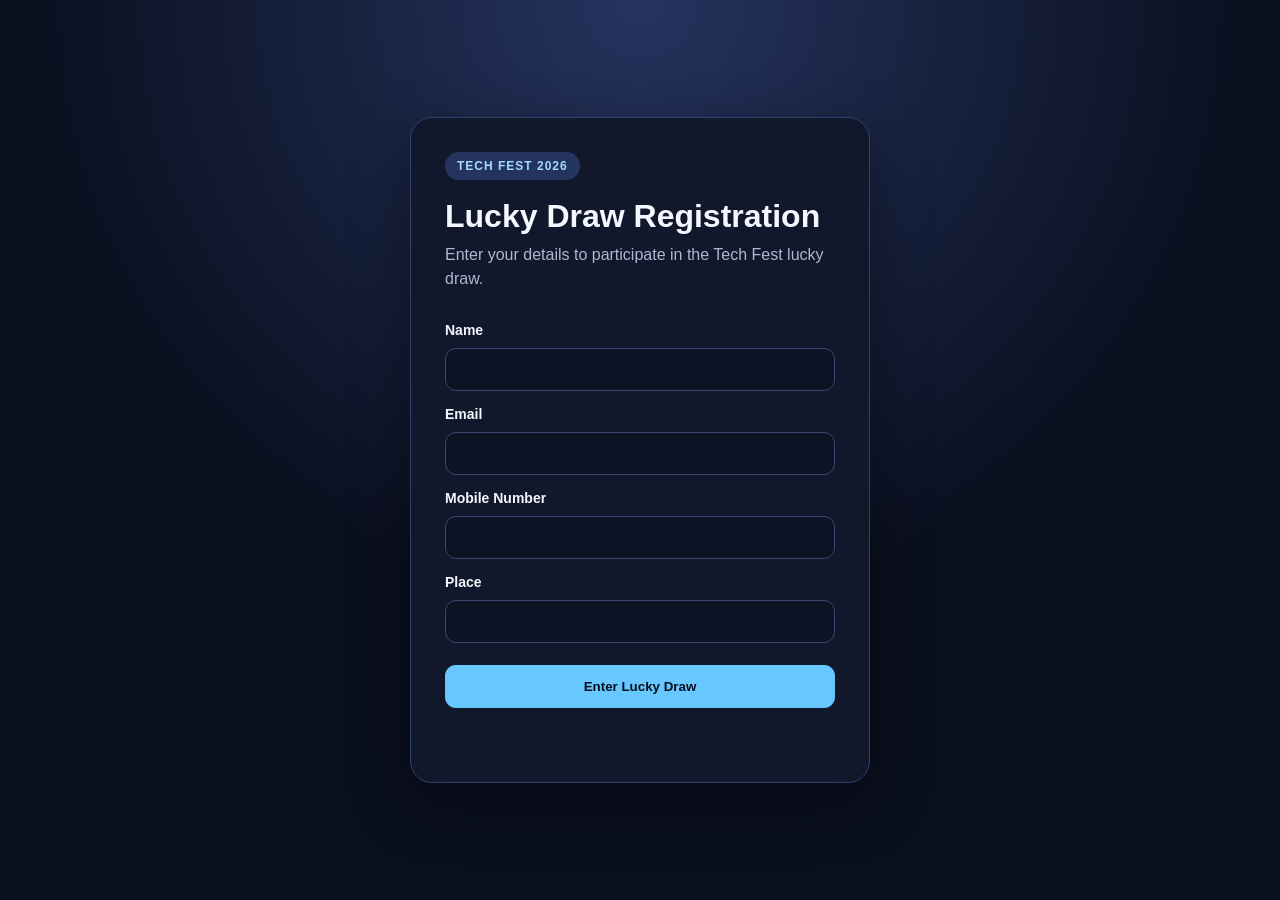
<file: techfest_awareness/index.html>
<!DOCTYPE html>
<html lang="en">
<head>
<meta charset="UTF-8">
<meta name="viewport" content="width=device-width,initial-scale=1.0">
<title>Tech Fest 2026 | Lucky Draw</title>
<link rel="stylesheet" href="style.css">
</head>
<body>
<main class="page"><section class="card">
<div class="badge">TECH FEST 2026</div>
<h1>Lucky Draw Registration</h1>
<p class="subtitle">Enter your details to participate in the Tech Fest lucky draw.</p>
<form id="drawForm">
<label for="name">Name</label><input id="name" maxlength="80" required>
<label for="email">Email</label><input id="email" type="email" maxlength="120" required>
<label for="mobile">Mobile Number</label><input id="mobile" type="tel" maxlength="20" required>
<label for="place">Place</label><input id="place" maxlength="100" required>
<button type="submit">Enter Lucky Draw</button>
</form>
<p id="message" class="message" aria-live="polite"></p>
</section></main>
<script src="script.js"></script>
</body>
</html>
</file>
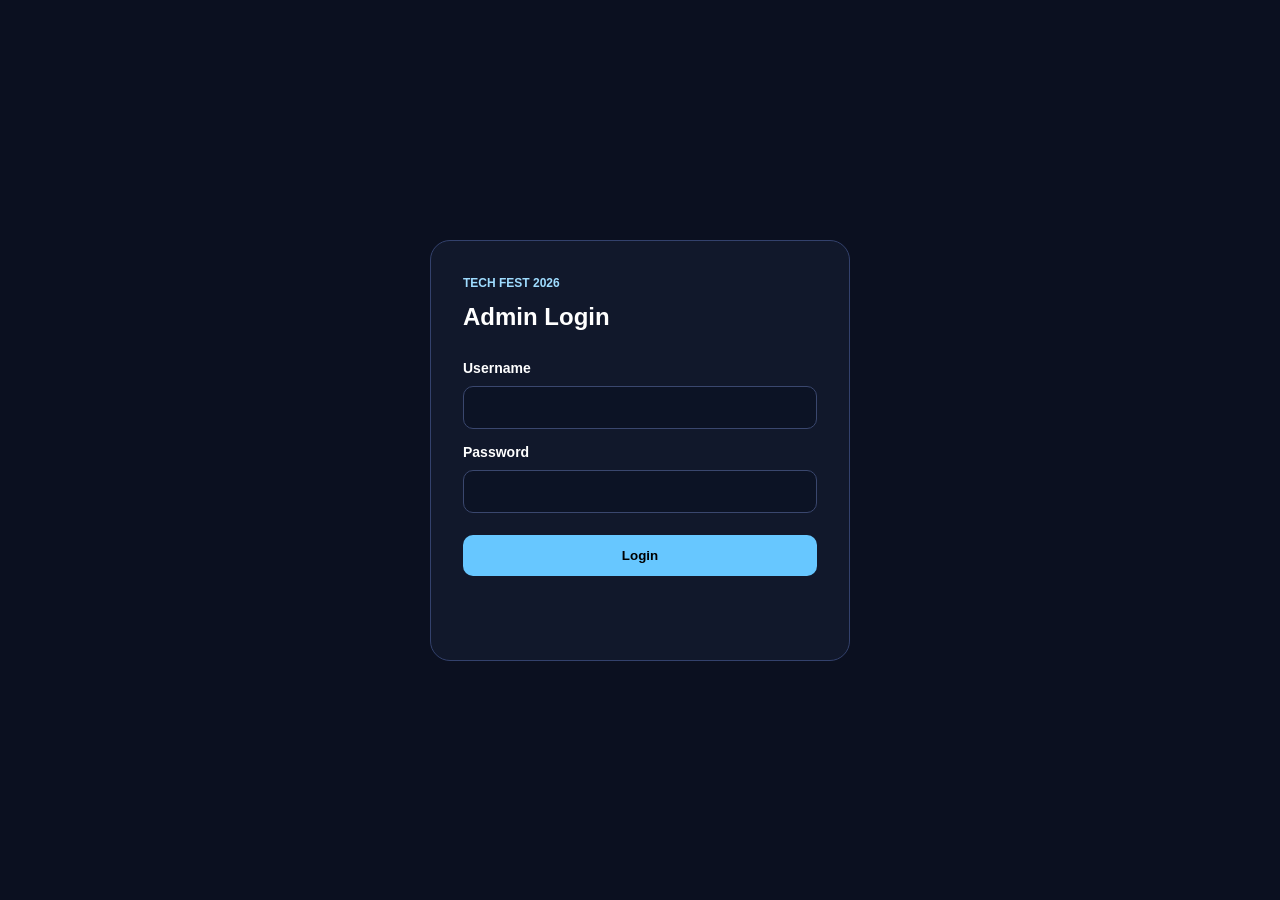
<file: techfest_awareness/admin/index.html>
<!DOCTYPE html>
<html lang="en"><head><meta charset="UTF-8"><meta name="viewport" content="width=device-width,initial-scale=1.0"><title>Tech Fest Admin Login</title><link rel="stylesheet" href="admin.css"></head>
<body><main class="wrap"><section class="card"><span class="badge">TECH FEST 2026</span><h1>Admin Login</h1><form id="loginForm"><label>Username</label><input id="username" required><label>Password</label><input id="password" type="password" required><button>Login</button></form><p id="loginMessage"></p></section></main><script src="admin.js"></script></body></html>
</file>
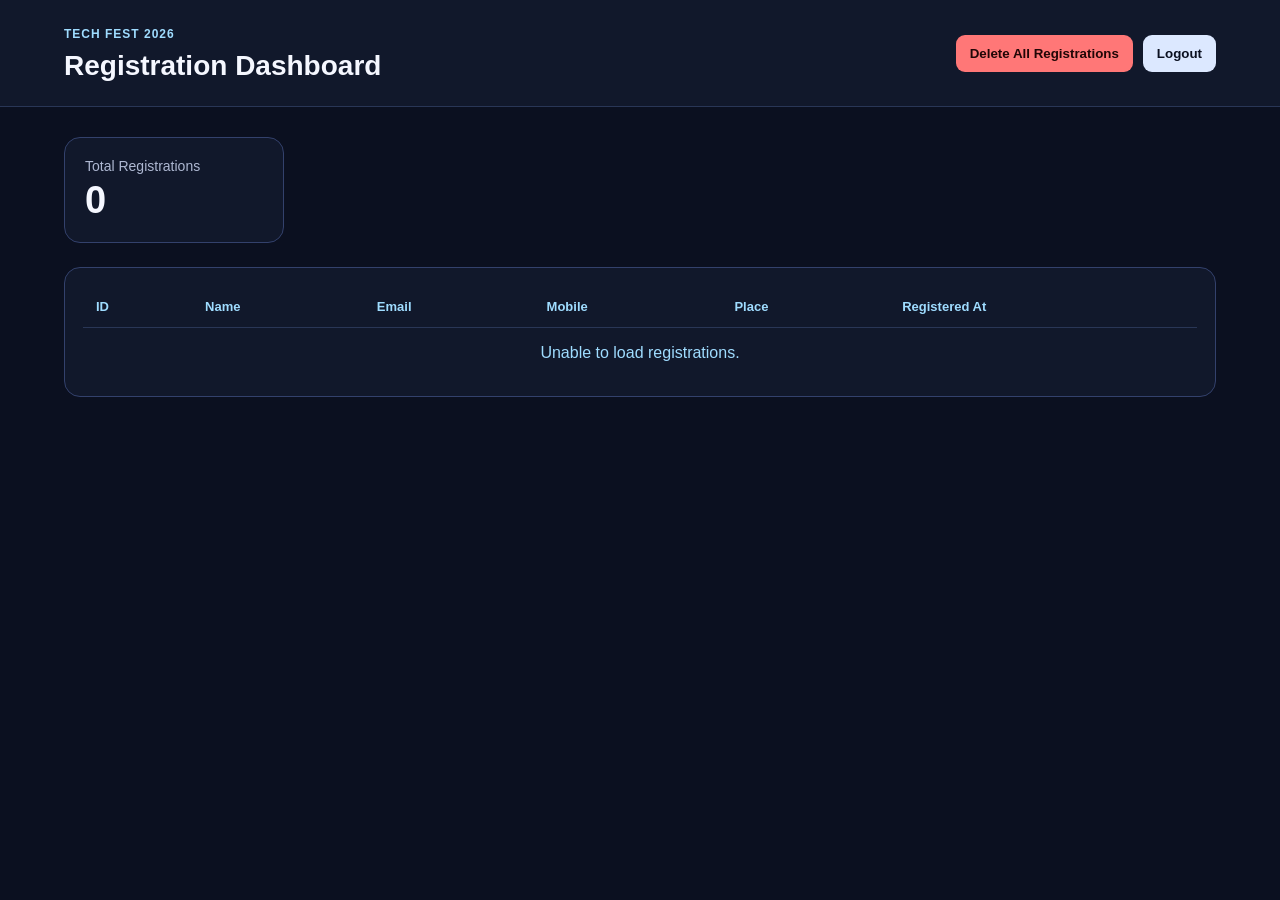
<file: techfest_awareness/admin/dashboard.html>
<!DOCTYPE html>
<html lang="en"><head><meta charset="UTF-8"><meta name="viewport" content="width=device-width,initial-scale=1.0"><title>Tech Fest Admin Dashboard</title><link rel="stylesheet" href="dashboard.css"></head>
<body><header><div><span class="badge">TECH FEST 2026</span><h1>Registration Dashboard</h1></div><div class="actions"><button id="deleteAll">Delete All Registrations</button><button id="logout">Logout</button></div></header><main><section class="stat"><span>Total Registrations</span><strong id="total">0</strong></section><section class="table-card"><div class="table-wrap"><table><thead><tr><th>ID</th><th>Name</th><th>Email</th><th>Mobile</th><th>Place</th><th>Registered At</th></tr></thead><tbody id="userTable"></tbody></table></div><p id="message"></p></section></main><script src="dashboard.js"></script></body></html>
</file>
<file: techfest_awareness/style.css>
* {
  box-sizing: border-box;
}

body {
  margin: 0;
  font-family: Arial, sans-serif;
  background: #0b1020;
  color: #f5f7ff;
}

.page {
  min-height: 100vh;
  display: grid;
  place-items: center;
  padding: 24px;
  background: radial-gradient(circle at top, #25345f, #0b1020 55%);
}

.card {
  width: min(100%, 460px);
  padding: 34px;
  border: 1px solid #33416c;
  border-radius: 22px;
  background: #11182b;
  box-shadow: 0 20px 60px #0006;
}

.badge {
  display: inline-block;
  padding: 7px 12px;
  border-radius: 999px;
  background: #25345f;
  color: #9fdcff;
  font-size: 12px;
  font-weight: 700;
  letter-spacing: 1px;
}

h1 {
  margin: 18px 0 8px;
  font-size: 32px;
}

.subtitle {
  margin: 0 0 26px;
  color: #aeb8d2;
  line-height: 1.5;
}

form {
  display: grid;
  gap: 10px;
}

label {
  font-size: 14px;
  font-weight: 600;
  margin-top: 5px;
}

input {
  width: 100%;
  padding: 13px 14px;
  border: 1px solid #3a476e;
  border-radius: 11px;
  background: #0c1325;
  color: #fff;
  outline: none;
}

input:focus {
  border-color: #78c8ff;
}

button {
  margin-top: 12px;
  padding: 14px;
  border: 0;
  border-radius: 11px;
  background: #67c7ff;
  color: #06101b;
  font-weight: 800;
  cursor: pointer;
}

.message {
  min-height: 22px;
  margin: 18px 0 0;
  text-align: center;
  color: #9fdcff;
}

.message.error {
  color: #ff9f9f;
}
</file>
<file: techfest_awareness/admin/admin.css>
*{box-sizing:border-box}body{margin:0;background:#0b1020;color:#fff;font-family:Arial,sans-serif}.wrap{min-height:100vh;display:grid;place-items:center;padding:24px}.card{width:min(100%,420px);background:#11182b;border:1px solid #33416c;border-radius:20px;padding:32px}.badge{font-size:12px;color:#9fdcff;font-weight:700}h1{margin:12px 0 24px}form{display:grid;gap:10px}label{font-size:14px;font-weight:600;margin-top:5px}input{padding:13px;border:1px solid #3a476e;border-radius:10px;background:#0c1325;color:#fff}button{margin-top:12px;padding:13px;border:0;border-radius:10px;background:#67c7ff;font-weight:800}#loginMessage{min-height:20px;color:#ff9f9f;text-align:center}
</file>
<file: techfest_awareness/admin/dashboard.css>
*{box-sizing:border-box}body{margin:0;background:#0b1020;color:#f5f7ff;font-family:Arial,sans-serif}header{padding:24px 5%;display:flex;justify-content:space-between;gap:20px;align-items:center;border-bottom:1px solid #293656;background:#11182b}.badge{font-size:12px;color:#9fdcff;font-weight:700;letter-spacing:1px}h1{margin:8px 0 0;font-size:28px}.actions{display:flex;gap:10px;flex-wrap:wrap}button{border:0;border-radius:9px;padding:11px 14px;font-weight:700;cursor:pointer}.actions button:first-child{background:#ff7777;color:#210606}.actions button:last-child{background:#dce8ff;color:#0b1020}main{padding:30px 5%}.stat{width:220px;background:#11182b;border:1px solid #33416c;border-radius:16px;padding:20px;margin-bottom:24px}.stat span{display:block;color:#aeb8d2;font-size:14px}.stat strong{display:block;font-size:38px;margin-top:5px}.table-card{background:#11182b;border:1px solid #33416c;border-radius:16px;padding:18px}.table-wrap{overflow:auto}table{width:100%;border-collapse:collapse;min-width:750px}th,td{text-align:left;padding:13px;border-bottom:1px solid #293656}th{color:#9fdcff;font-size:13px}td{color:#dfe6f7;font-size:14px}#message{text-align:center;color:#9fdcff}
</file>
